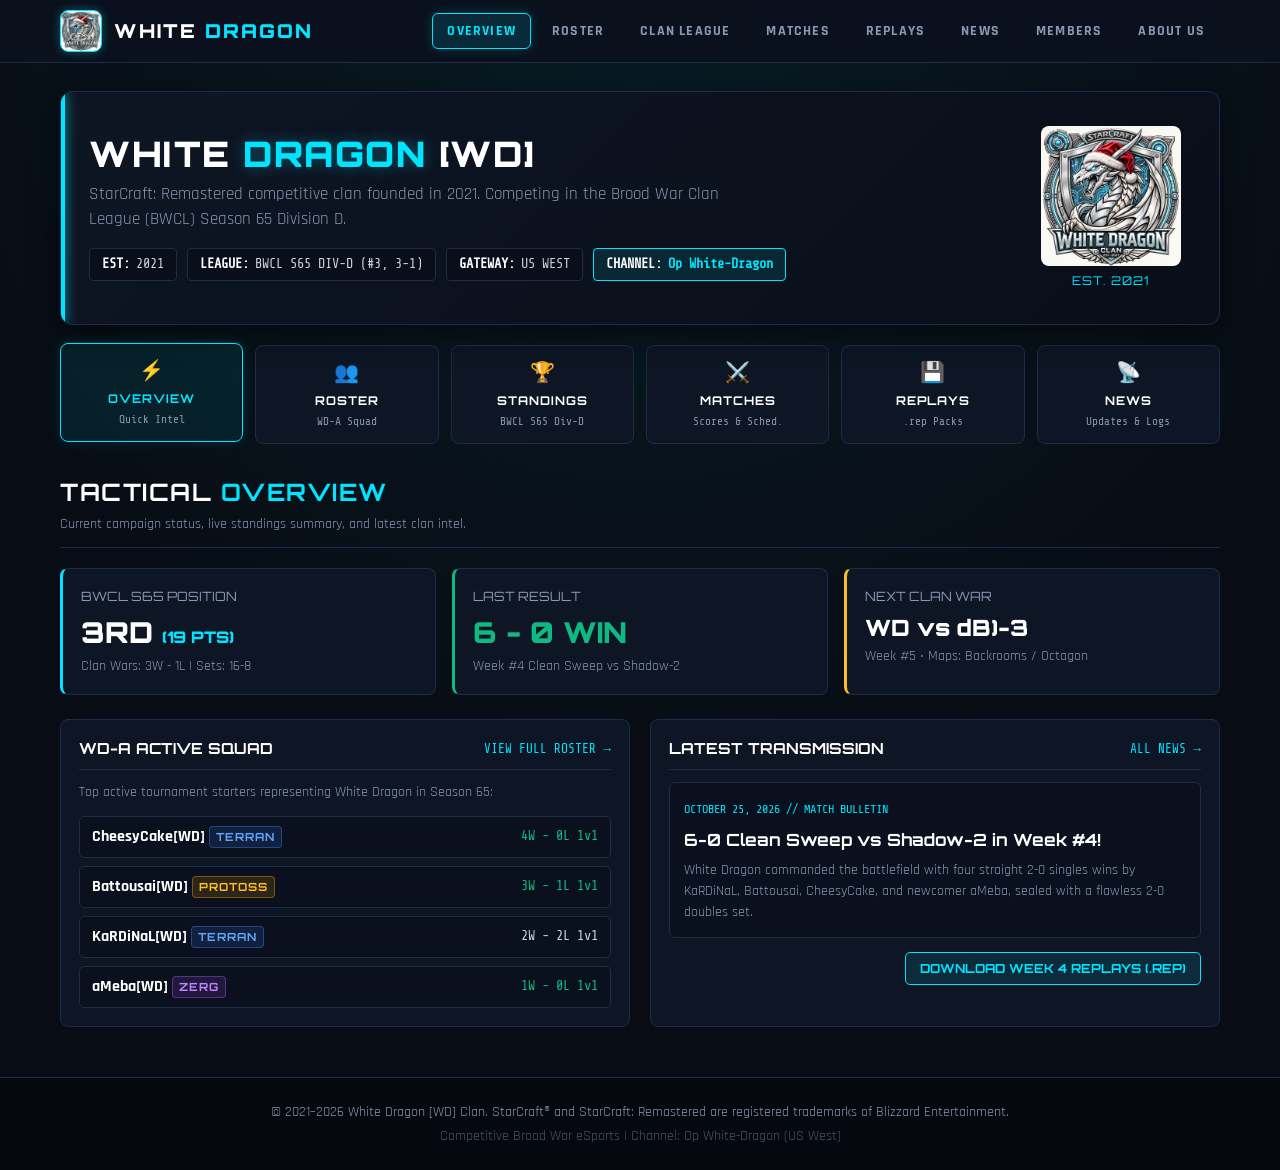
<file: index.html.html>
<!DOCTYPE html>
<html lang="en">
<head>
  <meta charset="UTF-8">
  <meta name="viewport" content="width=device-width, initial-scale=1.0">
  <title>White Dragon [WD] | StarCraft: Remastered Clan</title>
  <link rel="preconnect" href="https://fonts.googleapis.com">
  <link rel="preconnect" href="https://fonts.gstatic.com" crossorigin>
  <link href="https://fonts.googleapis.com/css2?family=Orbitron:wght@500;700;800;900&family=Rajdhani:wght@500;600;700&family=Share+Tech+Mono&display=swap" rel="stylesheet">
  <style>
    :root {
      --bg-dark: #080c14;
      --bg-surface: #0e1524;
      --bg-card: #121b2f;
      --bg-card-hover: #17233d;
      --border-color: #1e2c47;
      --border-glow: #00e5ff33;
      --cyan: #00e5ff;
      --cyan-bright: #38ef7d;
      --cyan-glow: rgba(0, 229, 255, 0.35);
      --text-main: #e2e8f0;
      --text-muted: #8899b3;
      --terran: #3b82f6;
      --protoss: #f59e0b;
      --zerg: #a855f7;
      --win: #10b981;
      --loss: #ef4444;
    }
    * { box-sizing: border-box; margin: 0; padding: 0; }
    html { scroll-behavior: smooth; }
    body {
      background-color: var(--bg-dark);
      color: var(--text-main);
      font-family: 'Rajdhani', sans-serif;
      font-size: 16px;
      line-height: 1.5;
      background-image: 
        radial-gradient(circle at 50% 0%, rgba(0, 229, 255, 0.07) 0%, transparent 60%),
        linear-gradient(rgba(8, 12, 20, 0.95), rgba(8, 12, 20, 0.98)),
        radial-gradient(#1e2c47 1px, transparent 1px);
      background-size: 100% 100%, 100% 100%, 28px 28px;
      min-height: 100vh;
    }

    /* TOP HEADER & NAVBAR */
    header {
      background: rgba(11, 17, 30, 0.92);
      border-bottom: 1px solid var(--border-color);
      position: sticky;
      top: 0;
      z-index: 100;
      backdrop-filter: blur(12px);
    }
    .nav-container {
      max-width: 1200px;
      margin: 0 auto;
      padding: 10px 20px;
      display: flex;
      justify-content: space-between;
      align-items: center;
    }
    .logo-brand {
      display: flex;
      align-items: center;
      gap: 12px;
      text-decoration: none;
      color: #fff;
    }
    .crest-nav-img {
      width: 42px;
      height: 42px;
      border-radius: 8px;
      border: 1px solid var(--cyan);
      box-shadow: 0 0 10px var(--cyan-glow);
      object-fit: cover;
      display: block;
    }
    .brand-title {
      font-family: 'Orbitron', sans-serif;
      font-size: 1.2rem;
      font-weight: 900;
      letter-spacing: 2px;
      color: #fff;
    }
    .brand-title span { color: var(--cyan); }
    .nav-links {
      display: flex;
      gap: 6px;
      list-style: none;
    }
    .nav-tab-btn {
      color: var(--text-muted);
      text-decoration: none;
      font-weight: 700;
      font-size: 0.88rem;
      letter-spacing: 1.2px;
      text-transform: uppercase;
      padding: 8px 14px;
      border-radius: 6px;
      border: 1px solid transparent;
      transition: all 0.2s;
      cursor: pointer;
      background: transparent;
      font-family: 'Rajdhani', sans-serif;
    }
    .nav-tab-btn:hover {
      color: #fff;
      background: rgba(0, 229, 255, 0.06);
      border-color: rgba(0, 229, 255, 0.2);
    }
    .nav-tab-btn.active {
      color: var(--cyan);
      background: rgba(0, 229, 255, 0.12);
      border-color: var(--cyan);
      box-shadow: 0 0 12px rgba(0, 229, 255, 0.2);
    }

    /* ÜBERSICHTLICH HERO BANNER */
    .hero-banner {
      max-width: 1200px;
      margin: 28px auto 20px;
      padding: 0 20px;
    }
    .hero-panel {
      background: linear-gradient(135deg, rgba(14, 21, 36, 0.95), rgba(9, 14, 24, 0.98));
      border: 1px solid var(--border-color);
      border-radius: 12px;
      padding: 24px 28px;
      display: grid;
      grid-template-columns: 1fr auto;
      gap: 30px;
      align-items: center;
      box-shadow: 0 8px 30px rgba(0,0,0,0.5);
      position: relative;
      overflow: hidden;
    }
    .hero-panel::after {
      content: '';
      position: absolute;
      top: 0; left: 0; width: 4px; height: 100%;
      background: var(--cyan);
      box-shadow: 0 0 12px var(--cyan);
    }
    .hero-title-group h1 {
      font-family: 'Orbitron', sans-serif;
      font-size: 2.2rem;
      font-weight: 900;
      letter-spacing: 1.5px;
      color: #fff;
      line-height: 1.1;
      margin-bottom: 8px;
    }
    .hero-title-group h1 span { color: var(--cyan); text-shadow: 0 0 15px var(--cyan-glow); }
    .hero-desc {
      color: var(--text-muted);
      font-size: 1.05rem;
      max-width: 680px;
      margin-bottom: 16px;
    }
    .hero-quick-intel {
      display: flex;
      flex-wrap: wrap;
      gap: 10px;
      font-family: 'Share Tech Mono', monospace;
      font-size: 0.85rem;
    }
    .intel-badge {
      background: #090e1a;
      border: 1px solid var(--border-color);
      border-radius: 4px;
      padding: 5px 12px;
      display: inline-flex;
      align-items: center;
      gap: 6px;
      color: #cbd5e1;
    }
    .intel-badge strong { color: #fff; }
    .intel-badge.channel-badge {
      border-color: var(--cyan);
      background: rgba(0, 229, 255, 0.1);
      color: var(--cyan);
      font-weight: bold;
    }
    .hero-emblem-preview {
      text-align: center;
      padding: 10px;
    }
    .hero-emblem-preview img, .hero-emblem-preview svg {
      width: 140px;
      height: 140px;
      border-radius: 8px;
      display: block;
      margin: 0 auto 6px;
      object-fit: cover;
    }

    /* QUICK NAVIGATION DASHBOARD (ÜBERSICHT) */
    .dashboard-nav-grid {
      max-width: 1200px;
      margin: 0 auto 30px;
      padding: 0 20px;
      display: grid;
      grid-template-columns: repeat(6, 1fr);
      gap: 12px;
    }
    .dash-btn {
      background: var(--bg-surface);
      border: 1px solid var(--border-color);
      border-radius: 8px;
      padding: 12px 10px;
      text-align: center;
      text-decoration: none;
      color: var(--text-muted);
      transition: all 0.2s;
      cursor: pointer;
      display: flex;
      flex-direction: column;
      align-items: center;
      gap: 4px;
    }
    .dash-btn .dash-icon {
      font-size: 1.25rem;
      color: var(--cyan);
    }
    .dash-btn .dash-label {
      font-family: 'Orbitron', sans-serif;
      font-size: 0.75rem;
      font-weight: 700;
      letter-spacing: 1px;
      color: #fff;
    }
    .dash-btn .dash-sub {
      font-size: 0.7rem;
      color: var(--text-muted);
      font-family: 'Share Tech Mono', monospace;
    }
    .dash-btn:hover, .dash-btn.active {
      border-color: var(--cyan);
      background: rgba(0, 229, 255, 0.08);
      box-shadow: 0 0 12px rgba(0, 229, 255, 0.15);
      transform: translateY(-2px);
    }
    .dash-btn.active .dash-label { color: var(--cyan); }

    /* CONTENT SECTIONS */
    .section-wrap {
      max-width: 1200px;
      margin: 20px auto 50px;
      padding: 0 20px;
      display: none; /* Controlled by tab switching for clean overview */
    }
    .section-wrap.active-tab {
      display: block;
      animation: fadeIn 0.25s ease-out;
    }
    @keyframes fadeIn {
      from { opacity: 0; transform: translateY(6px); }
      to { opacity: 1; transform: translateY(0); }
    }
    .section-head {
      margin-bottom: 20px;
      border-bottom: 1px solid var(--border-color);
      padding-bottom: 12px;
      display: flex;
      justify-content: space-between;
      align-items: flex-end;
    }
    .section-head h2 {
      font-family: 'Orbitron', sans-serif;
      font-size: 1.5rem;
      letter-spacing: 1.5px;
      text-transform: uppercase;
      color: #fff;
    }
    .section-head h2 span { color: var(--cyan); }
    .section-subtitle {
      font-size: 0.9rem;
      color: var(--text-muted);
      margin-top: 4px;
    }

    /* TEAM A (WD-A) SELECTOR */
    .team-badge-header {
      display: inline-flex;
      align-items: center;
      gap: 10px;
      background: rgba(0, 229, 255, 0.1);
      border: 1px solid var(--cyan);
      border-radius: 6px;
      padding: 8px 16px;
      margin-bottom: 16px;
      font-family: 'Orbitron', sans-serif;
      font-size: 0.95rem;
      color: #fff;
    }
    .team-badge-header span.pill {
      background: var(--cyan);
      color: #080c14;
      font-size: 0.75rem;
      font-weight: 900;
      padding: 2px 8px;
      border-radius: 4px;
    }

    /* DATA TABLE */
    .data-table {
      width: 100%;
      border-collapse: collapse;
      background: var(--bg-surface);
      border: 1px solid var(--border-color);
      border-radius: 8px;
      overflow: hidden;
      margin-bottom: 24px;
    }
    .data-table th, .data-table td {
      padding: 12px 16px;
      text-align: left;
      vertical-align: middle;
    }
    .data-table th {
      background: #101828;
      font-family: 'Orbitron', sans-serif;
      font-size: 0.78rem;
      letter-spacing: 1.5px;
      color: var(--text-muted);
      border-bottom: 1px solid var(--border-color);
    }
    .data-table tr {
      border-bottom: 1px solid rgba(30, 44, 71, 0.6);
      transition: background 0.15s;
    }
    .data-table tbody tr.clickable-row {
      cursor: pointer;
    }
    .data-table tbody tr.clickable-row:hover {
      background: rgba(0, 229, 255, 0.08);
      border-left: 3px solid var(--cyan);
    }
    .player-tag {
      font-weight: 700;
      color: #fff;
      font-size: 1.05rem;
      display: inline-flex;
      align-items: center;
      gap: 6px;
    }
    .player-tag:hover {
      color: var(--cyan);
      text-shadow: 0 0 10px var(--cyan-glow);
    }
    .click-hint {
      font-size: 0.7rem;
      color: var(--cyan);
      background: rgba(0, 229, 255, 0.1);
      border: 1px solid rgba(0, 229, 255, 0.3);
      padding: 2px 6px;
      border-radius: 3px;
      font-family: 'Share Tech Mono', monospace;
      margin-left: 6px;
    }
    .race-badge {
      display: inline-flex;
      align-items: center;
      gap: 6px;
      padding: 3px 10px;
      border-radius: 4px;
      font-size: 0.78rem;
      font-weight: 700;
      letter-spacing: 1px;
      text-transform: uppercase;
      font-family: 'Orbitron', sans-serif;
    }
    .race-terran { background: rgba(59, 130, 246, 0.15); color: #60a5fa; border: 1px solid rgba(59, 130, 246, 0.4); }
    .race-protoss { background: rgba(245, 158, 11, 0.15); color: #fbbf24; border: 1px solid rgba(245, 158, 11, 0.4); }
    .race-zerg { background: rgba(168, 85, 247, 0.15); color: #c084fc; border: 1px solid rgba(168, 85, 247, 0.4); }
    .role-badge {
      display: inline-flex;
      align-items: center;
      gap: 4px;
      padding: 3px 8px;
      border-radius: 4px;
      font-size: 0.72rem;
      font-weight: 800;
      letter-spacing: 1px;
      text-transform: uppercase;
      font-family: 'Orbitron', sans-serif;
    }
    .role-squadleader {
      background: rgba(0, 229, 255, 0.18);
      color: #00e5ff;
      border: 1px solid rgba(0, 229, 255, 0.6);
      box-shadow: 0 0 10px rgba(0, 229, 255, 0.3);
    }
    .role-captain {
      background: rgba(251, 191, 36, 0.18);
      color: #fbbf24;
      border: 1px solid rgba(251, 191, 36, 0.6);
      box-shadow: 0 0 10px rgba(251, 191, 36, 0.25);
    }
    .role-starter {
      background: rgba(148, 163, 184, 0.1);
      color: #cbd5e1;
      border: 1px solid rgba(148, 163, 184, 0.3);
    }


    /* MATCH CARDS */
    .grid-2 {
      display: grid;
      grid-template-columns: 1fr 1fr;
      gap: 20px;
    }
    .card {
      background: var(--bg-surface);
      border: 1px solid var(--border-color);
      border-radius: 8px;
      padding: 18px;
    }
    .match-header {
      display: flex;
      justify-content: space-between;
      align-items: center;
      border-bottom: 1px solid var(--border-color);
      padding-bottom: 10px;
      margin-bottom: 12px;
      font-family: 'Orbitron', sans-serif;
      font-size: 0.85rem;
    }
    .match-header span.week { color: var(--cyan); }
    .match-header span.score-win { color: var(--win); font-weight: 900; }
    .match-header span.score-loss { color: var(--loss); font-weight: 900; }
    .set-row {
      display: flex;
      justify-content: space-between;
      padding: 6px 0;
      border-bottom: 1px dotted rgba(30, 44, 71, 0.5);
      font-size: 0.9rem;
    }

    /* REPLAYS SECTION */
    .replay-card {
      background: var(--bg-surface);
      border: 1px solid var(--border-color);
      border-radius: 8px;
      padding: 16px;
      display: flex;
      justify-content: space-between;
      align-items: center;
      margin-bottom: 12px;
      transition: all 0.2s;
    }
    .replay-card:hover {
      border-color: var(--cyan);
      background: rgba(0, 229, 255, 0.04);
    }
    .replay-meta {
      display: flex;
      flex-direction: column;
      gap: 3px;
    }
    .replay-title {
      font-family: 'Orbitron', sans-serif;
      font-weight: 700;
      font-size: 0.95rem;
      color: #fff;
    }
    .replay-sub {
      font-size: 0.82rem;
      color: var(--text-muted);
      font-family: 'Share Tech Mono', monospace;
    }
    .btn-download-rep {
      background: rgba(0, 229, 255, 0.1);
      border: 1px solid var(--cyan);
      color: var(--cyan);
      padding: 6px 14px;
      border-radius: 5px;
      font-family: 'Orbitron', sans-serif;
      font-size: 0.78rem;
      font-weight: 700;
      text-decoration: none;
      cursor: pointer;
      display: inline-flex;
      align-items: center;
      gap: 6px;
      transition: all 0.2s;
    }
    .btn-download-rep:hover {
      background: var(--cyan);
      color: #080c14;
      box-shadow: 0 0 14px var(--cyan-glow);
    }

    /* NEWS SECTION */
    .news-grid {
      display: grid;
      grid-template-columns: repeat(auto-fill, minmax(340px, 1fr));
      gap: 18px;
    }
    .news-card {
      background: var(--bg-surface);
      border: 1px solid var(--border-color);
      border-radius: 8px;
      padding: 20px;
      position: relative;
      overflow: hidden;
      transition: border 0.2s;
    }
    .news-card:hover {
      border-color: var(--cyan);
    }
    .news-tag {
      font-family: 'Share Tech Mono', monospace;
      font-size: 0.75rem;
      color: var(--cyan);
      margin-bottom: 6px;
      display: inline-block;
    }
    .news-card h3 {
      font-family: 'Orbitron', sans-serif;
      font-size: 1.1rem;
      color: #fff;
      margin-bottom: 8px;
      line-height: 1.3;
    }
    .news-card p {
      color: var(--text-muted);
      font-size: 0.92rem;
      line-height: 1.5;
    }
    .news-date {
      margin-top: 14px;
      font-size: 0.75rem;
      color: #64748b;
      font-family: 'Share Tech Mono', monospace;
    }

    /* ABOUT US SECTION */
    .about-box {
      background: var(--bg-surface);
      border: 1px solid var(--border-color);
      border-radius: 12px;
      padding: 32px;
      position: relative;
      line-height: 1.7;
    }
    .about-quote {
      font-size: 1.25rem;
      font-weight: 600;
      color: #fff;
      margin-bottom: 18px;
      border-left: 3px solid var(--cyan);
      padding-left: 16px;
    }
    .about-p {
      color: var(--text-muted);
      font-size: 1.05rem;
      margin-bottom: 16px;
    }
    .about-pillars {
      display: grid;
      grid-template-columns: repeat(3, 1fr);
      gap: 16px;
      margin-top: 24px;
      border-top: 1px solid var(--border-color);
      padding-top: 20px;
    }
    .pillar-item {
      background: #090e1a;
      border: 1px solid var(--border-color);
      border-radius: 6px;
      padding: 14px;
    }
    .pillar-item h4 {
      font-family: 'Orbitron', sans-serif;
      color: var(--cyan);
      font-size: 0.95rem;
      margin-bottom: 4px;
    }
    .pillar-item p {
      color: var(--text-muted);
      font-size: 0.85rem;
    }

    /* MEMBERS HIERARCHY */
    .tier-group {
      background: var(--bg-surface);
      border: 1px solid var(--border-color);
      border-radius: 8px;
      margin-bottom: 16px;
      overflow: hidden;
    }
    .tier-header {
      background: #111a2c;
      padding: 10px 18px;
      display: flex;
      justify-content: space-between;
      align-items: center;
      font-family: 'Orbitron', sans-serif;
      font-size: 0.92rem;
      border-bottom: 1px solid var(--border-color);
    }
    .tier-header .title { color: var(--cyan); letter-spacing: 1px; }
    .tier-header .insignia { font-family: 'Share Tech Mono', monospace; color: #fbbf24; font-size: 0.95rem; }
    .tier-content {
      padding: 12px 16px;
      display: flex;
      flex-wrap: wrap;
      gap: 10px;
    }
    .member-pill {
      background: var(--bg-card);
      border: 1px solid var(--border-color);
      padding: 7px 14px;
      border-radius: 6px;
      display: flex;
      align-items: center;
      gap: 8px;
      font-weight: 600;
      cursor: pointer;
      transition: all 0.2s;
    }
    .member-pill:hover {
      border-color: var(--cyan);
      box-shadow: 0 0 12px var(--cyan-glow);
      transform: translateY(-2px);
      background: #16243d;
    }
    .member-pill .tag { color: #fff; font-size: 0.95rem; }
    .member-pill .pill-race { font-size: 0.72rem; text-transform: uppercase; font-family: 'Orbitron', sans-serif; font-weight: 700; }

    /* DOSSIER MODAL */
    .modal-backdrop {
      position: fixed;
      top: 0; left: 0; width: 100%; height: 100%;
      background: rgba(4, 7, 13, 0.85);
      backdrop-filter: blur(8px);
      z-index: 999;
      display: none;
      align-items: center;
      justify-content: center;
      padding: 20px;
      opacity: 0;
      transition: opacity 0.25s ease;
    }
    .modal-backdrop.active {
      display: flex;
      opacity: 1;
    }
    .dossier-card {
      background: #0d1524;
      border: 1px solid var(--cyan);
      box-shadow: 0 0 35px rgba(0, 229, 255, 0.25), inset 0 0 20px rgba(0, 229, 255, 0.05);
      border-radius: 12px;
      width: 100%;
      max-width: 580px;
      overflow: hidden;
      animation: modalSlide 0.25s ease-out;
    }
    @keyframes modalSlide {
      from { transform: translateY(20px) scale(0.97); opacity: 0; }
      to { transform: translateY(0) scale(1); opacity: 1; }
    }
    .dossier-header {
      background: linear-gradient(90deg, #121e33, #0f192b);
      border-bottom: 1px solid var(--border-color);
      padding: 14px 18px;
      display: flex;
      justify-content: space-between;
      align-items: center;
    }
    .dossier-header-title {
      font-family: 'Orbitron', sans-serif;
      font-size: 1.05rem;
      color: #fff;
      display: flex;
      align-items: center;
      gap: 10px;
      letter-spacing: 1.5px;
    }
    .dossier-header-title span { color: var(--cyan); }
    .btn-close-modal {
      background: transparent;
      border: 1px solid var(--border-color);
      color: var(--text-muted);
      width: 30px;
      height: 30px;
      border-radius: 6px;
      cursor: pointer;
      display: flex;
      align-items: center;
      justify-content: center;
      font-size: 1.2rem;
      transition: all 0.2s;
    }
    .btn-close-modal:hover {
      border-color: var(--loss);
      color: var(--loss);
    }
    .dossier-body {
      padding: 22px;
    }
    .player-profile-summary {
      display: flex;
      justify-content: space-between;
      align-items: flex-start;
      margin-bottom: 18px;
      padding-bottom: 16px;
      border-bottom: 1px solid var(--border-color);
    }
    .player-name-big {
      font-family: 'Orbitron', sans-serif;
      font-size: 1.7rem;
      font-weight: 900;
      color: #fff;
      margin-bottom: 2px;
    }
    .player-rank-badge {
      display: inline-flex;
      align-items: center;
      gap: 6px;
      color: #fbbf24;
      font-size: 0.9rem;
      font-weight: 700;
      font-family: 'Share Tech Mono', monospace;
    }
    .info-grid {
      display: grid;
      grid-template-columns: 1fr 1fr;
      gap: 12px;
      margin-bottom: 20px;
    }
    .info-box {
      background: #111a2d;
      border: 1px solid var(--border-color);
      border-radius: 6px;
      padding: 10px 14px;
    }
    .info-box-label {
      font-size: 0.72rem;
      color: var(--text-muted);
      text-transform: uppercase;
      font-family: 'Orbitron', sans-serif;
      letter-spacing: 1px;
      margin-bottom: 4px;
    }
    .info-box-value {
      color: #fff;
      font-weight: 700;
      font-size: 0.95rem;
      display: flex;
      align-items: center;
      gap: 8px;
    }
    .status-indicator {
      display: inline-block;
      width: 9px;
      height: 9px;
      border-radius: 50%;
      background: var(--win);
      box-shadow: 0 0 8px var(--win);
    }
    .status-indicator.inactive {
      background: #64748b;
      box-shadow: none;
    }
    .league-stats-panel {
      background: #10192a;
      border: 1px solid rgba(0, 229, 255, 0.25);
      border-radius: 8px;
      padding: 14px;
    }
    .league-stats-title {
      font-family: 'Orbitron', sans-serif;
      font-size: 0.85rem;
      color: var(--cyan);
      margin-bottom: 10px;
      display: flex;
      justify-content: space-between;
      align-items: center;
      letter-spacing: 1px;
    }
    .stat-counters {
      display: grid;
      grid-template-columns: repeat(3, 1fr);
      gap: 10px;
      margin-bottom: 12px;
      text-align: center;
    }
    .stat-counter-box {
      background: #090e1a;
      border: 1px solid var(--border-color);
      border-radius: 6px;
      padding: 8px 4px;
    }
    .stat-counter-box .num {
      font-family: 'Orbitron', sans-serif;
      font-size: 1.3rem;
      font-weight: 900;
      color: #fff;
    }
    .stat-counter-box .num.win { color: var(--win); }
    .stat-counter-box .lbl {
      font-size: 0.68rem;
      color: var(--text-muted);
      text-transform: uppercase;
      margin-top: 2px;
      font-family: 'Share Tech Mono', monospace;
    }
    .match-history-log {
      margin-top: 8px;
      border-top: 1px dotted var(--border-color);
      padding-top: 8px;
      font-size: 0.82rem;
      color: var(--text-muted);
    }
    .match-log-entry {
      display: flex;
      justify-content: space-between;
      padding: 3px 0;
    }
    .match-log-entry .res-win { color: var(--win); font-weight: bold; }
    .match-log-entry .res-loss { color: var(--loss); font-weight: bold; }

    footer {
      border-top: 1px solid var(--border-color);
      background: #05080e;
      padding: 24px 20px;
      text-align: center;
      color: var(--text-muted);
      font-size: 0.85rem;
      margin-top: 50px;
    }

    @media (max-width: 900px) {
      .hero-panel { grid-template-columns: 1fr; }
      .dashboard-nav-grid { grid-template-columns: repeat(3, 1fr); }
      .grid-2 { grid-template-columns: 1fr; }
      .about-pillars { grid-template-columns: 1fr; }
      .nav-links { display: none; }
    }
    @media (max-width: 600px) {
      .dashboard-nav-grid { grid-template-columns: repeat(2, 1fr); }
      .hero-title-group h1 { font-size: 1.8rem; }
    }
  </style>
</head>
<body>

  <!-- TOP HEADER -->
  <header>
    <div class="nav-container">
      <a href="javascript:switchTab('overview')" class="logo-brand">
        <img src="logo.jpg" alt="White Dragon Crest" class="crest-nav-img" onerror="this.onerror=null; this.src='data:image/svg+xml;utf8,<svg xmlns=\'http://www.w3.org/2000/svg\' viewBox=\'0 0 100 100\'><circle cx=\'50\' cy=\'50\' r=\'46\' fill=\'%230d1829\' stroke=\'%2300e5ff\' stroke-width=\'3\'/><polygon points=\'50,20 75,40 65,75 50,85 35,75 25,40\' fill=\'%2314243b\' stroke=\'%2300e5ff\' stroke-width=\'2\'/><text x=\'50\' y=\'55\' font-family=\'sans-serif\' font-size=\'18\' fill=\'%2300e5ff\' font-weight=\'bold\' text-anchor=\'middle\'>WD</text></svg>'">
        <div class="brand-title">WHITE <span>DRAGON</span></div>
      </a>
      <ul class="nav-links">
        <li><button class="nav-tab-btn active" id="btn-tab-overview" onclick="switchTab('overview')">Overview</button></li>
        <li><button class="nav-tab-btn" id="btn-tab-roster" onclick="switchTab('roster')">Roster</button></li>
        <li><button class="nav-tab-btn" id="btn-tab-bwcl" onclick="switchTab('bwcl')">Clan League</button></li>
        <li><button class="nav-tab-btn" id="btn-tab-matches" onclick="switchTab('matches')">Matches</button></li>
        <li><button class="nav-tab-btn" id="btn-tab-replays" onclick="switchTab('replays')">Replays</button></li>
        <li><button class="nav-tab-btn" id="btn-tab-news" onclick="switchTab('news')">News</button></li>
        <li><button class="nav-tab-btn" id="btn-tab-members" onclick="switchTab('members')">Members</button></li>
        <li><button class="nav-tab-btn" id="btn-tab-about" onclick="switchTab('about')">About Us</button></li>
      </ul>
    </div>
  </header>

  <!-- ÜBERSICHTLICH HERO BANNER -->
  <section class="hero-banner">
    <div class="hero-panel">
      <div class="hero-title-group">
        <h1>WHITE <span>DRAGON</span> [WD]</h1>
        <p class="hero-desc">StarCraft: Remastered competitive clan founded in 2021. Competing in the Brood War Clan League (BWCL) Season 65 Division D.</p>
        <div class="hero-quick-intel">
          <div class="intel-badge"><strong>EST:</strong> 2021</div>
          <div class="intel-badge"><strong>LEAGUE:</strong> BWCL S65 DIV-D (#3, 3-1)</div>
          <div class="intel-badge"><strong>GATEWAY:</strong> US WEST</div>
          <div class="intel-badge channel-badge"><strong>CHANNEL:</strong> Op White-Dragon</div>
        </div>
      </div>
      <div class="hero-emblem-preview">
        <img src="logo.jpg" alt="White Dragon Emblem" onerror="this.style.display='none'; document.getElementById('hero-fallback-svg').style.display='block';">
        <svg id="hero-fallback-svg" viewBox="0 0 200 200" style="display:none; width:130px; height:130px; margin:0 auto;">
          <circle cx="100" cy="100" r="95" fill="#09111e" stroke="#1e2c47" stroke-width="4"/>
          <circle cx="100" cy="100" r="82" fill="none" stroke="#00e5ff" stroke-width="1.5" stroke-dasharray="6,4"/>
          <polygon points="100,28 155,58 140,140 100,165 60,140 45,58" fill="#101d30" stroke="#00e5ff" stroke-width="2.5"/>
          <path d="M 100,45 C 80,60 70,85 80,115 C 88,110 94,110 100,115 C 106,110 112,110 120,115 C 130,85 120,60 100,45 Z" fill="#e2e8f0"/>
          <polygon points="86,78 95,82 88,85" fill="#00e5ff"/>
          <polygon points="114,78 105,82 112,85" fill="#00e5ff"/>
          <rect x="30" y="152" width="140" height="20" rx="4" fill="#0a1220" stroke="#00e5ff" stroke-width="2"/>
          <text x="100" y="166" font-family="'Orbitron', sans-serif" font-size="10" fill="#00e5ff" font-weight="900" text-anchor="middle">WHITE DRAGON</text>
        </svg>
        <div style="font-family:'Orbitron', sans-serif; font-size:0.75rem; letter-spacing:1px; color:var(--cyan); margin-top:4px;">EST. 2021</div>
      </div>
    </div>
  </section>

  <!-- ÜBERSICHTLICHE SCHNELL-NAVIGATION (DASHBOARD ICONS) -->
  <div class="dashboard-nav-grid">
    <div class="dash-btn active" id="dash-overview" onclick="switchTab('overview')">
      <span class="dash-icon">⚡</span>
      <span class="dash-label">OVERVIEW</span>
      <span class="dash-sub">Quick Intel</span>
    </div>
    <div class="dash-btn" id="dash-roster" onclick="switchTab('roster')">
      <span class="dash-icon">👥</span>
      <span class="dash-label">ROSTER</span>
      <span class="dash-sub">WD-A Squad</span>
    </div>
    <div class="dash-btn" id="dash-bwcl" onclick="switchTab('bwcl')">
      <span class="dash-icon">🏆</span>
      <span class="dash-label">STANDINGS</span>
      <span class="dash-sub">BWCL S65 Div-D</span>
    </div>
    <div class="dash-btn" id="dash-matches" onclick="switchTab('matches')">
      <span class="dash-icon">⚔️</span>
      <span class="dash-label">MATCHES</span>
      <span class="dash-sub">Scores & Sched.</span>
    </div>
    <div class="dash-btn" id="dash-replays" onclick="switchTab('replays')">
      <span class="dash-icon">💾</span>
      <span class="dash-label">REPLAYS</span>
      <span class="dash-sub">.rep Packs</span>
    </div>
    <div class="dash-btn" id="dash-news" onclick="switchTab('news')">
      <span class="dash-icon">📡</span>
      <span class="dash-label">NEWS</span>
      <span class="dash-sub">Updates & Logs</span>
    </div>
  </div>

  <!-- ==================== 1. OVERVIEW TAB ==================== -->
  <section id="tab-overview" class="section-wrap active-tab">
    <div class="section-head">
      <div>
        <h2>TACTICAL <span>OVERVIEW</span></h2>
        <div class="section-subtitle">Current campaign status, live standings summary, and latest clan intel.</div>
      </div>
    </div>

    <!-- 3 Quick Metrics -->
    <div style="display:grid; grid-template-columns: repeat(auto-fit, minmax(240px, 1fr)); gap:16px; margin-bottom: 24px;">
      <div class="card" style="border-left: 3px solid var(--cyan);">
        <div style="font-family:'Orbitron', sans-serif; font-size:0.8rem; color:var(--text-muted); margin-bottom:4px;">BWCL S65 POSITION</div>
        <div style="font-family:'Orbitron', sans-serif; font-size:1.8rem; font-weight:900; color:#fff;">3RD <span style="font-size:1rem; color:var(--cyan);">(19 PTS)</span></div>
        <div style="color:var(--text-muted); font-size:0.85rem; margin-top:2px;">Clan Wars: 3W - 1L | Sets: 16-8</div>
      </div>
      <div class="card" style="border-left: 3px solid var(--win);">
        <div style="font-family:'Orbitron', sans-serif; font-size:0.8rem; color:var(--text-muted); margin-bottom:4px;">LAST RESULT</div>
        <div style="font-family:'Orbitron', sans-serif; font-size:1.8rem; font-weight:900; color:var(--win);">6 - 0 WIN</div>
        <div style="color:var(--text-muted); font-size:0.85rem; margin-top:2px;">Week #4 Clean Sweep vs Shadow-2</div>
      </div>
      <div class="card" style="border-left: 3px solid #fbbf24;">
        <div style="font-family:'Orbitron', sans-serif; font-size:0.8rem; color:var(--text-muted); margin-bottom:4px;">NEXT CLAN WAR</div>
        <div style="font-family:'Orbitron', sans-serif; font-size:1.4rem; font-weight:900; color:#fff; margin-top:4px;">WD vs dB)-3</div>
        <div style="color:var(--text-muted); font-size:0.85rem; margin-top:2px;">Week #5 • Maps: Backrooms / Octagon</div>
      </div>
    </div>

    <!-- Two-column highlight: Roster summary + News teaser -->
    <div class="grid-2">
      <div class="card">
        <div style="display:flex; justify-content:space-between; align-items:center; margin-bottom:12px; border-bottom:1px solid var(--border-color); padding-bottom:8px;">
          <span style="font-family:'Orbitron', sans-serif; font-weight:700; color:#fff; font-size:0.95rem;">WD-A ACTIVE SQUAD</span>
          <a href="javascript:switchTab('roster')" style="color:var(--cyan); font-size:0.8rem; text-decoration:none; font-family:'Share Tech Mono', monospace;">VIEW FULL ROSTER &rarr;</a>
        </div>
        <p style="color:var(--text-muted); font-size:0.9rem; margin-bottom:12px;">Top active tournament starters representing White Dragon in Season 65:</p>
        <div style="display:flex; flex-direction:column; gap:8px;">
          <div style="display:flex; justify-content:space-between; align-items:center; background:#0a101d; padding:8px 12px; border-radius:5px; border:1px solid var(--border-color); cursor:pointer;" onclick="openDossier('CheesyCake')">
            <span><strong style="color:#fff;">CheesyCake[WD]</strong> <span class="race-badge race-terran" style="font-size:0.7rem; padding:2px 6px;">Terran</span></span>
            <span style="color:var(--win); font-family:'Share Tech Mono', monospace; font-size:0.85rem;">4W - 0L 1v1</span>
          </div>
          <div style="display:flex; justify-content:space-between; align-items:center; background:#0a101d; padding:8px 12px; border-radius:5px; border:1px solid var(--border-color); cursor:pointer;" onclick="openDossier('Battousai')">
            <span><strong style="color:#fff;">Battousai[WD]</strong> <span class="race-badge race-protoss" style="font-size:0.7rem; padding:2px 6px;">Protoss</span></span>
            <span style="color:var(--win); font-family:'Share Tech Mono', monospace; font-size:0.85rem;">3W - 1L 1v1</span>
          </div>
          <div style="display:flex; justify-content:space-between; align-items:center; background:#0a101d; padding:8px 12px; border-radius:5px; border:1px solid var(--border-color); cursor:pointer;" onclick="openDossier('KaRDiNaL')">
            <span><strong style="color:#fff;">KaRDiNaL[WD]</strong> <span class="race-badge race-terran" style="font-size:0.7rem; padding:2px 6px;">Terran</span></span>
            <span style="color:#cbd5e1; font-family:'Share Tech Mono', monospace; font-size:0.85rem;">2W - 2L 1v1</span>
          </div>
          <div style="display:flex; justify-content:space-between; align-items:center; background:#0a101d; padding:8px 12px; border-radius:5px; border:1px solid var(--border-color); cursor:pointer;" onclick="openDossier('aMeba')">
            <span><strong style="color:#fff;">aMeba[WD]</strong> <span class="race-badge race-zerg" style="font-size:0.7rem; padding:2px 6px;">Zerg</span></span>
            <span style="color:var(--win); font-family:'Share Tech Mono', monospace; font-size:0.85rem;">1W - 0L 1v1</span>
          </div>
        </div>
      </div>

      <div class="card">
        <div style="display:flex; justify-content:space-between; align-items:center; margin-bottom:12px; border-bottom:1px solid var(--border-color); padding-bottom:8px;">
          <span style="font-family:'Orbitron', sans-serif; font-weight:700; color:#fff; font-size:0.95rem;">LATEST TRANSMISSION</span>
          <a href="javascript:switchTab('news')" style="color:var(--cyan); font-size:0.8rem; text-decoration:none; font-family:'Share Tech Mono', monospace;">ALL NEWS &rarr;</a>
        </div>
        <div style="background:#0a101d; padding:14px; border-radius:6px; border:1px solid var(--border-color);">
          <span style="color:var(--cyan); font-size:0.75rem; font-family:'Share Tech Mono', monospace;">OCTOBER 25, 2026 // MATCH BULLETIN</span>
          <h4 style="font-family:'Orbitron', sans-serif; color:#fff; font-size:1.05rem; margin:6px 0 8px;">6-0 Clean Sweep vs Shadow-2 in Week #4!</h4>
          <p style="color:var(--text-muted); font-size:0.88rem; line-height:1.5;">White Dragon commanded the battlefield with four straight 2-0 singles wins by KaRDiNaL, Battousai, CheesyCake, and newcomer aMeba, sealed with a flawless 2-0 doubles set.</p>
        </div>
        <div style="margin-top:14px; text-align:right;">
          <a href="javascript:switchTab('replays')" class="btn-download-rep" style="display:inline-block;">DOWNLOAD WEEK 4 REPLAYS (.REP)</a>
        </div>
      </div>
    </div>
  </section>

  <!-- ==================== 2. ROSTER TAB (WD-A) ==================== -->
  <section id="tab-roster" class="section-wrap">
    <div class="section-head">
      <div>
        <h2>CLAN <span>ROSTER</span> // TEAMS</h2>
        <div class="section-subtitle">Official tournament squads representing White Dragon Clan. Click any player for full dossier.</div>
      </div>
    </div>

    <!-- Squad Header: WD-A -->
    <div class="team-badge-header">
      <span>TEAM: <strong style="color:var(--cyan);">WD-A</strong></span>
      <span class="pill">BWCL S65 DIVISION D</span>
      <span style="color:var(--text-muted); font-size:0.8rem; font-family:'Share Tech Mono', monospace;">[Main Competitive Squad]</span>
    </div>

    <table class="data-table">
      <thead>
        <tr>
          <th>NICKNAME</th>
          <th>ROLE</th>
          <th>SQUAD</th>
          <th>AFFILIATION</th>
          <th>COUNTRY</th>
          <th>PREFERRED RACE</th>
        </tr>
      </thead>
      <tbody id="roster-tbody">
        <!-- Rendered dynamically -->
      </tbody>
    </table>
  </section>

  <!-- ==================== 3. BWCL STANDINGS TAB ==================== -->
  <section id="tab-bwcl" class="section-wrap">
    <div class="section-head">
      <div>
        <h2>BWCL SEASON 65 // <span>DIVISION D</span> STANDINGS</h2>
        <div class="section-subtitle">Official Brood War Clan League table after Week #4. (1 Pt / BO3 Win + 1 Pt / CW Win)</div>
      </div>
    </div>

    <table class="data-table">
      <thead>
        <tr>
          <th>POS</th>
          <th>CLAN</th>
          <th>CW PLAYED</th>
          <th>CW SCORE (W-L)</th>
          <th>SET RECORD (W-L)</th>
          <th>POINTS</th>
        </tr>
      </thead>
      <tbody>
        <tr>
          <td>1</td>
          <td><strong>dB)-3</strong></td>
          <td>4</td>
          <td>4 - 0</td>
          <td>19 - 5</td>
          <td><strong style="color:var(--cyan);">23</strong></td>
        </tr>
        <tr>
          <td>2</td>
          <td><strong>SAS</strong></td>
          <td>4</td>
          <td>3 - 1</td>
          <td>17 - 7</td>
          <td><strong style="color:var(--cyan);">20</strong></td>
        </tr>
        <tr style="background:rgba(0, 229, 255, 0.08); border-left: 3px solid var(--cyan);">
          <td><strong>3</strong></td>
          <td><strong style="color:#fff;">White Dragon [WD]</strong></td>
          <td>4</td>
          <td>3 - 1</td>
          <td>16 - 8</td>
          <td><strong style="color:var(--cyan);">19</strong></td>
        </tr>
        <tr>
          <td>4</td>
          <td><strong>Cwt)-3</strong></td>
          <td>4</td>
          <td>1 - 3</td>
          <td>8 - 16</td>
          <td>9</td>
        </tr>
        <tr>
          <td>5</td>
          <td><strong>RED-3</strong></td>
          <td>4</td>
          <td>1 - 3</td>
          <td>8 - 16</td>
          <td>9</td>
        </tr>
        <tr>
          <td>6</td>
          <td><strong>Shadow-2</strong></td>
          <td>4</td>
          <td>0 - 4</td>
          <td>4 - 20</td>
          <td>4</td>
        </tr>
      </tbody>
    </table>
  </section>

  <!-- ==================== 4. MATCHES TAB ==================== -->
  <section id="tab-matches" class="section-wrap">
    <div class="section-head">
      <div>
        <h2>BWCL 65 // <span>MATCH RESULTS & SCHEDULE</span></h2>
        <div class="section-subtitle">Official scorecards for Weeks 1-4 and upcoming schedule for Weeks 5-8.</div>
      </div>
    </div>

    <div class="grid-2">
      <!-- Week 1 -->
      <div class="card">
        <div class="match-header">
          <span class="week">WEEK #1 // 4TH OCT. 2026</span>
          <span class="score-win">WIN (4 : 2)</span>
        </div>
        <div style="font-weight:700; margin-bottom:8px;">RED-3 vs White Dragon</div>
        <div class="set-row"><span>#1 1v1 KaRDiNaL[WD] 2 - 0 Red.Hot</span><span style="color:var(--win)">W</span></div>
        <div class="set-row"><span>#2 1v1 CheesyCake[WD] 2 - 0 Red-Navane</span><span style="color:var(--win)">W</span></div>
        <div class="set-row"><span>#3 1v1 Battousai[WD] 2 - 0 Red-SkRiK</span><span style="color:var(--win)">W</span></div>
        <div class="set-row"><span>#4 1v1 SonOfMalice[WD] 0 - 2 Red-Quim</span><span style="color:var(--loss)">L</span></div>
        <div class="set-row"><span>#1 2v2 Battousai & CheesyCake 1 - 2 Red-Navane & SkRiK</span><span style="color:var(--loss)">L</span></div>
      </div>

      <!-- Week 2 -->
      <div class="card">
        <div class="match-header">
          <span class="week">WEEK #2 // 11TH OCT. 2026</span>
          <span class="score-win">WIN (5 : 1)</span>
        </div>
        <div style="font-weight:700; margin-bottom:8px;">White Dragon vs Cwt)-3</div>
        <div class="set-row"><span>#1 1v1 KaRDiNaL[WD] 1 - 2 Cwt|Surgen</span><span style="color:var(--loss)">L</span></div>
        <div class="set-row"><span>#2 1v1 CheesyCake[WD] 2 - 1 Cwt|MaF</span><span style="color:var(--win)">W</span></div>
        <div class="set-row"><span>#3 1v1 Battousai[WD] 2 - 0 Cwt|Budaak</span><span style="color:var(--win)">W</span></div>
        <div class="set-row"><span>#4 1v1 Miwaco[WD] 2 - 0 Cwt|SiD</span><span style="color:var(--win)">W</span></div>
        <div class="set-row"><span>#1 2v2 Miwaco & CheesyCake 2 - 0 Cwt|MaF & Surgen</span><span style="color:var(--win)">W</span></div>
      </div>

      <!-- Week 3 -->
      <div class="card">
        <div class="match-header">
          <span class="week">WEEK #3 // 18TH OCT. 2026</span>
          <span class="score-loss">LOSS (1 : 5)</span>
        </div>
        <div style="font-weight:700; margin-bottom:8px;">SAS vs White Dragon</div>
        <div class="set-row"><span>#1 1v1 KaRDiNaL[WD] 1 - 2 non</span><span style="color:var(--loss)">L</span></div>
        <div class="set-row"><span>#2 1v1 Battousai[WD] 1 - 2 advil</span><span style="color:var(--loss)">L</span></div>
        <div class="set-row"><span>#3 1v1 CheesyCake[WD] 2 - 0 Ace</span><span style="color:var(--win)">W</span></div>
        <div class="set-row"><span>#4 1v1 Miwaco[WD] 1 - 2 vorti</span><span style="color:var(--loss)">L</span></div>
        <div class="set-row"><span>#1 2v2 CheesyCake & Miwaco 0 - 2 pez & non</span><span style="color:var(--loss)">L</span></div>
      </div>

      <!-- Week 4 -->
      <div class="card">
        <div class="match-header">
          <span class="week">WEEK #4 // 25TH OCT. 2026</span>
          <span class="score-win">CLEAN SWEEP (6 : 0)</span>
        </div>
        <div style="font-weight:700; margin-bottom:8px;">White Dragon vs Shadow-2</div>
        <div class="set-row"><span>#1 1v1 KaRDiNaL[WD] 2 - 0 Shadow|FankinGG</span><span style="color:var(--win)">W</span></div>
        <div class="set-row"><span>#2 1v1 Battousai[WD] 2 - 0 Shadow|Jacinta</span><span style="color:var(--win)">W</span></div>
        <div class="set-row"><span>#3 1v1 CheesyCake[WD] 2 - 0 Shadow|JD</span><span style="color:var(--win)">W</span></div>
        <div class="set-row"><span>#4 1v1 aMeba[WD] 2 - 0 Shadow|LaBestia</span><span style="color:var(--win)">W</span></div>
        <div class="set-row"><span>#1 2v2 aMeba & CheesyCake 2 - 0 Shadow|Guty & JD</span><span style="color:var(--win)">W</span></div>
      </div>
    </div>

    <!-- Upcoming Weeks -->
    <div style="margin-top:20px;" class="grid-2">
      <div class="card">
        <div class="match-header"><span class="week">WEEK #5 // 1ST NOV. 2026</span><span style="color:var(--cyan)">UPCOMING</span></div>
        <div style="font-weight:700;">White Dragon vs dB)-3</div>
        <div style="color:var(--text-muted); font-size:0.85rem; margin-top:4px;">1n1 MOTW: Backrooms | 2n2 MOTW: Octagon</div>
      </div>
      <div class="card">
        <div class="match-header"><span class="week">WEEK #6 // 8TH NOV. 2026</span><span style="color:var(--cyan)">UPCOMING</span></div>
        <div style="font-weight:700;">White Dragon vs RED-3</div>
        <div style="color:var(--text-muted); font-size:0.85rem; margin-top:4px;">1n1 MOTW: Nightmare | 2n2 MOTW: Exit Strategy</div>
      </div>
      <div class="card">
        <div class="match-header"><span class="week">WEEK #7 // 15TH NOV. 2026</span><span style="color:var(--cyan)">UPCOMING</span></div>
        <div style="font-weight:700;">Cwt)-3 vs White Dragon</div>
        <div style="color:var(--text-muted); font-size:0.85rem; margin-top:4px;">1n1 MOTW: Attitude SE | 2n2 MOTW: Lost Temple A/B</div>
      </div>
      <div class="card">
        <div class="match-header"><span class="week">WEEK #8 // 22ND NOV. 2026</span><span style="color:var(--cyan)">UPCOMING</span></div>
        <div style="font-weight:700;">SAS vs White Dragon</div>
        <div style="color:var(--text-muted); font-size:0.85rem; margin-top:4px;">1n1 MOTW: Odyssey RE | 2n2 MOTW: KnockOut</div>
      </div>
    </div>
  </section>

  <!-- ==================== 5. REPLAYS TAB ==================== -->
  <section id="tab-replays" class="section-wrap">
    <div class="section-head">
      <div>
        <h2>CLAN WAR <span>REPLAYS</span> // BWCL S65</h2>
        <div class="section-subtitle">Download official Brood War replay packages (.rep) for analysis and cast.</div>
      </div>
    </div>

    <div class="replay-card">
      <div class="replay-meta">
        <span class="replay-title">BWCL S65 Week #4: White Dragon vs Shadow-2 [6 - 0]</span>
        <span class="replay-sub">Sets: KaRDiNaL, Battousai, CheesyCake, aMeba | Map: Colorless Fate & Backrooms</span>
      </div>
      <a href="javascript:alert('Downloading BWCL_S65_W4_WD_vs_Shadow2_Replays.zip...')" class="btn-download-rep">DOWNLOAD PACK (.REP)</a>
    </div>

    <div class="replay-card">
      <div class="replay-meta">
        <span class="replay-title">BWCL S65 Week #2: White Dragon vs Cwt)-3 [5 - 1]</span>
        <span class="replay-sub">Sets: KaRDiNaL, CheesyCake, Battousai, Miwaco | Map: Aiolos & Attitude SE</span>
      </div>
      <a href="javascript:alert('Downloading BWCL_S65_W2_WD_vs_Cwt3_Replays.zip...')" class="btn-download-rep">DOWNLOAD PACK (.REP)</a>
    </div>

    <div class="replay-card">
      <div class="replay-meta">
        <span class="replay-title">BWCL S65 Week #1: RED-3 vs White Dragon [2 - 4]</span>
        <span class="replay-sub">Sets: KaRDiNaL, CheesyCake, Battousai, SonOfMalice | Map: KnockOut & Radeon</span>
      </div>
      <a href="javascript:alert('Downloading BWCL_S65_W1_RED3_vs_WD_Replays.zip...')" class="btn-download-rep">DOWNLOAD PACK (.REP)</a>
    </div>
  </section>

  <!-- ==================== 6. NEWS TAB ==================== -->
  <section id="tab-news" class="section-wrap">
    <div class="section-head">
      <div>
        <h2>CLAN <span>NEWS</span> & TRANSMISSIONS</h2>
        <div class="section-subtitle">Announcements, match debriefs, and roster movements.</div>
      </div>
    </div>

    <div class="news-grid">
      <div class="news-card">
        <span class="news-tag">// BWCL RECAP</span>
        <h3>Flawless 6-0 Victory Over Shadow-2</h3>
        <p>White Dragon dominated Week #4 with stellar individual execution across all maps. KaRDiNaL, Battousai, CheesyCake, and new Mexican Zerg starter aMeba secured undefeated sets.</p>
        <div class="news-date">OCTOBER 25, 2026 • TRANSMITTED BY HIGH COMMAND</div>
      </div>
      <div class="news-card">
        <span class="news-tag">// ROSTER UPDATE</span>
        <h3>aMeba[WD] Joins WD-A Active Lineup</h3>
        <p>Mexican Zerg ace aMeba officially made his BWCL debut in Week #4, taking down Shadow|LaBestia 2-0 and partnering with CheesyCake for an electric 2-0 doubles victory.</p>
        <div class="news-date">OCTOBER 24, 2026 • ROSTER COMMITTEE</div>
      </div>
      <div class="news-card">
        <span class="news-tag">// MISSION INTEL</span>
        <h3>Approaching Week #5 Clash vs Division Leader dB)-3</h3>
        <p>The squad is in intensive training for the pivotal Week #5 clash against top-ranked dB)-3 on Backrooms (1n1) and Octagon (2n2). Victory will propel WD into first place contention.</p>
        <div class="news-date">OCTOBER 27, 2026 • TACTICAL DESK</div>
      </div>
    </div>
  </section>

  <!-- ==================== 7. MEMBERS TAB ==================== -->
  <section id="tab-members" class="section-wrap">
    <div class="section-head">
      <div>
        <h2>CLAN <span>MEMBERS</span></h2>
        <div class="section-subtitle">Complete 32-player member list by ranks. Click any member to open their dossier.</div>
      </div>
    </div>

    <!-- Founders -->
    <div class="tier-group">
      <div class="tier-header"><div class="title">FOUNDERS</div><div class="insignia">⋆༺𓆩♱𓆪༻⋆⋆༺𓆩♱𓆪༻⋆</div></div>
      <div class="tier-content" id="tier-founders"></div>
    </div>
    <!-- High Council -->
    <div class="tier-group">
      <div class="tier-header"><div class="title">HIGH COUNCIL</div><div class="insignia">⋆༺𓆩♛♛𓆪༻⋆</div></div>
      <div class="tier-content" id="tier-high-council"></div>
    </div>
    <!-- Generals -->
    <div class="tier-group">
      <div class="tier-header"><div class="title">GENERALS</div></div>
      <div class="tier-content" id="tier-generals"></div>
    </div>
    <!-- Colonel -->
    <div class="tier-group">
      <div class="tier-header"><div class="title">COLONEL</div><div class="insignia">⛊✠‍💂‍✠‍⛊</div></div>
      <div class="tier-content" id="tier-colonel"></div>
    </div>
    <!-- Captains -->
    <div class="tier-group">
      <div class="tier-header"><div class="title">CAPTAINS</div><div class="insignia">⛨༺♰༻༺♰༻⛨</div></div>
      <div class="tier-content" id="tier-captains"></div>
    </div>
    <!-- Officers -->
    <div class="tier-group">
      <div class="tier-header"><div class="title">OFFICERS</div><div class="insignia">⛨⚔︎⛨</div></div>
      <div class="tier-content" id="tier-officers"></div>
    </div>
    <!-- Corporals -->
    <div class="tier-group">
      <div class="tier-header"><div class="title">CORPORALS</div><div class="insignia">⚔︎⚔︎</div></div>
      <div class="tier-content" id="tier-corporals"></div>
    </div>
    <!-- Privates -->
    <div class="tier-group">
      <div class="tier-header"><div class="title">PRIVATES</div></div>
      <div class="tier-content" id="tier-privates"></div>
    </div>
  </section>

  <!-- ==================== 8. ABOUT US TAB ==================== -->
  <section id="tab-about" class="section-wrap">
    <div class="section-head">
      <div>
        <h2>ABOUT <span>WHITE DRAGON</span></h2>
        <div class="section-subtitle">Our origins, competitive ethos, and community.</div>
      </div>
    </div>

    <div class="about-box">
      <div class="about-quote">
        "United under the banner of the White Dragon, we strive for competitive excellence, relentless improvement, and unyielding brotherhood across the Koprulu sector."
      </div>
      <p class="about-p">
        Founded in 2021, <strong>White Dragon [WD]</strong> is an international StarCraft: Remastered competitive clan home to passionate Terran, Protoss, and Zerg commanders from around the globe.
      </p>
      <p class="about-p">
        Our primary tournament roster—<strong>WD-A</strong>—actively battles in the Brood War Clan League (BWCL), proudly contending in Division D. Beyond competitive clan wars, our home is open to players who respect the classic craft of Brood War and love the game.
      </p>
      
      <div class="about-pillars">
        <div class="pillar-item">
          <h4>COMPETITIVE SPIRIT</h4>
          <p>Rigorous practice, replay study, and team coordination to bring out our best in every BWCL match.</p>
        </div>
        <div class="pillar-item">
          <h4>GLOBAL BROTHERHOOD</h4>
          <p>A welcoming clan spanning Germany, Canada, the USA, the Philippines, Mexico, and beyond.</p>
        </div>
        <div class="pillar-item">
          <h4>BROOD WAR PASSION</h4>
          <p>Preserving the legacy of the greatest real-time strategy game ever created through community and sportsmanship.</p>
        </div>
      </div>
    </div>
  </section>

  <!-- ==================== DOSSIER MODAL POPUP ==================== -->
  <div class="modal-backdrop" id="dossierModal" onclick="handleBackdropClick(event)">
    <div class="dossier-card">
      <div class="dossier-header">
        <div class="dossier-header-title">
          <span>// DOSSIER:</span> <span id="m-handle" style="color:#fff;">PLAYER</span>
        </div>
        <button class="btn-close-modal" onclick="closeModal()" title="Close">&times;</button>
      </div>
      <div class="dossier-body">
        <div class="player-profile-summary">
          <div>
            <div class="player-name-big" id="m-name">Player[WD]</div>
            <div class="player-rank-badge" id="m-rank">Rank: Member</div>
          </div>
          <div id="m-race-badge">
            <span class="race-badge race-terran">Terran</span>
          </div>
        </div>

        <div class="info-grid">
          <div class="info-box">
            <div class="info-box-label">Team Designation</div>
            <div class="info-box-value" id="m-team" style="color:var(--cyan);">WD-A (Player)</div>
          </div>
          <div class="info-box">
            <div class="info-box-label">Nationality</div>
            <div class="info-box-value" id="m-country">
              <span id="m-flag"></span> <span id="m-country-name">Germany</span>
            </div>
          </div>
          <div class="info-box">
            <div class="info-box-label">Preferred Race</div>
            <div class="info-box-value" id="m-race-text">Terran</div>
          </div>
          <!-- REPLACED CLAN GATEWAY WITH STATUS (ACTIVE / INACTIVE) -->
          <div class="info-box">
            <div class="info-box-label">Status</div>
            <div class="info-box-value" id="m-status-box">
              <span class="status-indicator" id="m-status-dot"></span>
              <span id="m-status-text" style="color:var(--win);">Active</span>
            </div>
          </div>
        </div>

        <!-- BWCL S65 League Performance -->
        <div class="league-stats-panel">
          <div class="league-stats-title">
            <span>BWCL S65 DIV-D RECORD</span>
            <span style="font-size:0.75rem; color:#8899b3;" id="m-status-tag">ACTIVE TOURNAMENT ROSTER</span>
          </div>
          <div class="stat-counters">
            <div class="stat-counter-box">
              <div class="num" id="m-1v1-stat">0 - 0</div>
              <div class="lbl">1v1 Record (W-L)</div>
            </div>
            <div class="stat-counter-box">
              <div class="num" id="m-2v2-stat">0 - 0</div>
              <div class="lbl">2v2 Record (W-L)</div>
            </div>
            <div class="stat-counter-box">
              <div class="num win" id="m-pts-stat">0 PTS</div>
              <div class="lbl">Points Won</div>
            </div>
          </div>
          <div class="match-history-log" id="m-history-log">
            <div style="font-style:italic;">No recorded BWCL S65 Division D matches played yet.</div>
          </div>
        </div>
      </div>
    </div>
  </div>

  <footer>
    <p>© 2021–2026 White Dragon [WD] Clan. StarCraft® and StarCraft: Remastered are registered trademarks of Blizzard Entertainment.</p>
    <p style="margin-top:4px; color:#475569;">Competitive Brood War eSports | Channel: Op White-Dragon (US West)</p>
  </footer>

  <script>
    // Flag SVGs
    const flags = {
      germany: `<svg class="flag-icon" viewBox="0 0 5 3" style="display:inline-block; vertical-align:middle; width:24px; height:16px; border-radius:2px; box-shadow:0 0 4px rgba(0,0,0,0.6); margin-right:8px;"><rect width="5" height="3" y="0" x="0" fill="#000"/><rect width="5" height="2" y="1" x="0" fill="#dd0000"/><rect width="5" height="1" y="2" x="0" fill="#ffce00"/></svg>`,
      canada: `<svg class="flag-icon" viewBox="0 0 1000 500" style="display:inline-block; vertical-align:middle; width:24px; height:16px; border-radius:2px; box-shadow:0 0 4px rgba(0,0,0,0.6); margin-right:8px;"><rect width="1000" height="500" fill="#ff0000"/><rect x="250" width="500" height="500" fill="#ffffff"/><path d="M 500,430 L 493,353 C 485,354 457,358 450,348 C 445,340 449,328 440,323 C 430,317 416,323 408,311 C 401,300 407,279 397,272 C 388,265 372,274 364,264 C 354,251 364,228 350,223 C 342,220 334,226 325,224 C 322,223 322,216 327,214 C 344,208 360,203 378,198 C 384,196 386,189 383,184 C 378,175 363,165 371,154 C 375,149 387,155 394,158 C 402,161 411,167 419,165 C 423,164 423,158 421,154 C 411,136 397,118 412,98 C 418,90 427,99 433,103 C 448,114 463,126 478,137 C 484,141 489,137 488,130 C 486,112 473,81 489,68 C 495,63 500,69 504,74 C 512,85 507,114 513,128 C 515,134 520,135 524,131 C 539,120 553,109 568,98 C 574,94 582,88 588,96 C 603,116 589,134 579,152 C 577,156 577,162 581,163 C 589,165 598,159 606,156 C 613,153 625,147 629,152 C 637,163 622,173 617,182 C 614,187 616,194 622,196 C 640,201 656,206 673,212 C 678,214 678,221 675,222 C 666,224 658,218 650,221 C 636,226 646,249 636,262 C 628,272 612,263 603,270 C 593,277 599,298 592,309 C 584,321 570,315 560,321 C 551,326 555,338 550,346 C 543,356 515,352 507,351 L 500,430 Z" fill="#ff0000"/></svg>`,
      usa: `<svg class="flag-icon" viewBox="0 0 7410 3900" style="display:inline-block; vertical-align:middle; width:24px; height:16px; border-radius:2px; box-shadow:0 0 4px rgba(0,0,0,0.6); margin-right:8px;"><rect width="7410" height="3900" fill="#b22234"/><path d="M0,450H7410M0,1050H7410M0,1650H7410M0,2250H7410M0,2850H7410M0,3450H7410" stroke="#fff" stroke-width="300"/><rect width="2964" height="2100" fill="#3c3b6e"/><g fill="#fff"><g id="s18"><g id="s9"><g id="s5"><g id="s4"><path id="s" d="M247,90 317,307 134,173h226L177,307z"/><use href="#s" y="420"/><use href="#s" y="840"/><use href="#s" y="1260"/></g><use href="#s" y="1680"/></g><use href="#s4" x="247" y="210"/></g><use href="#s9" x="494"/></g><use href="#s18" x="988"/><use href="#s9" x="1976"/><use href="#s5" x="2470"/></g></svg>`,
      philippines: `<svg class="flag-icon" viewBox="0 0 1200 600" style="display:inline-block; vertical-align:middle; width:24px; height:16px; border-radius:2px; box-shadow:0 0 4px rgba(0,0,0,0.6); margin-right:8px;"><rect width="1200" height="300" fill="#0038a8"/><rect y="300" width="1200" height="300" fill="#ce1126"/><polygon points="0,0 519.6,300 0,600" fill="#ffffff"/><g transform="translate(173.2, 300)" fill="#fcd116"><circle r="60"/><g id="ray"><polygon points="0,-130 14,-75 0,-85 -14,-75"/><polygon points="0,-125 7,-75 -7,-75"/></g><use href="#ray" transform="rotate(45)"/><use href="#ray" transform="rotate(90)"/><use href="#ray" transform="rotate(135)"/><use href="#ray" transform="rotate(180)"/><use href="#ray" transform="rotate(225)"/><use href="#ray" transform="rotate(270)"/><use href="#ray" transform="rotate(315)"/><polygon id="ph-star" points="0,-15 4.6,-3.5 16.5,-3.5 6.9,3.5 10.6,15 0,7.9 -10.6,15 -6.9,3.5 -16.5,-3.5 -4.6,-3.5"/><use href="#ph-star" transform="translate(260, 0) scale(1.6)"/><use href="#ph-star" transform="translate(-90, -180) scale(1.6)"/><use href="#ph-star" transform="translate(-90, 180) scale(1.6)"/></g></svg>`,
      mexico: `<svg class="flag-icon" viewBox="0 0 980 560" style="display:inline-block; vertical-align:middle; width:24px; height:16px; border-radius:2px; box-shadow:0 0 4px rgba(0,0,0,0.6); margin-right:8px;"><rect width="326.6" height="560" fill="#006847"/><rect x="326.6" width="326.8" height="560" fill="#ffffff"/><rect x="653.4" width="326.6" height="560" fill="#ce1126"/><g transform="translate(490, 280)"><ellipse cx="0" cy="5" rx="48" ry="42" fill="#5c3818"/><ellipse cx="0" cy="2" rx="40" ry="32" fill="#b07d39"/><ellipse cx="-4" cy="-12" rx="20" ry="16" fill="#4d3216"/><path d="M-8,-24 Q-2,-30 6,-26 Q2,-18 -4,-18 Z" fill="#30200e"/><path d="M-2,-26 Q12,-32 16,-20 Q12,-16 6,-20 Z" fill="#d99b26"/><path d="M-35,30 Q0,55 35,30 Q25,60 0,60 Q-25,60 -35,30 Z" fill="#205a28"/><path d="M-10,32 Q0,38 10,32 Q5,48 -5,48 Z" fill="#b22234"/></g></svg>`,
      global: `<span style="display:inline-block; width:24px; height:16px; text-align:center; vertical-align:middle; font-size:12px; margin-right:8px;">🌐</span>`
    };

    // Database with STATUS (Active / Inactive) and Team WD-A
    const membersData = [
      // Founders
      { id: 'RobFATKraft', name: 'RobFATKraft[WD]', role: 'Captain', rank: 'Founders', insignia: '⋆༺𓆩♱𓆪༻⋆⋆༺𓆩♱𓆪༻⋆', team: 'WD-A (Reserve)', status: 'Active', race: 'Protoss', country: 'USA', flagKey: 'usa', w1: '0-0', w2: '0-0', pts: 0, history: [] },
      
      // High Council
      { id: 'DeathOrb', name: 'DeathOrb[WD]', role: 'Captain', rank: 'High Council', insignia: '⋆༺𓆩♛♛𓆪༻⋆', team: 'WD-A (Reserve)', status: 'Active', race: 'Protoss', country: 'USA', flagKey: 'usa', w1: '0-0', w2: '0-0', pts: 0, history: [] },
      { id: 'zDAwgZ', name: 'z’DAwgZ[WD]', role: 'Squadleader', rank: 'High Council', insignia: '⋆༺𓆩♛♛𓆪༻⋆', team: 'WD-A (Starter)', status: 'Active', race: 'Terran', country: 'Canada', flagKey: 'canada', w1: '0-0', w2: '0-0', pts: 0, history: [] },

      // Generals
      { id: 'LunarPop', name: 'LunarPop[WD]', role: 'Captain', rank: 'Generals', insignia: '', team: 'WD-A (Reserve)', status: 'Active', race: 'Protoss', country: 'Canada', flagKey: 'canada', w1: '0-0', w2: '0-0', pts: 0, history: [] },

      // Colonel
      { id: 'KaRDiNaL', name: 'KaRDiNaL[WD]', rank: 'Colonel', insignia: '⛊✠‍💂‍✠‍⛊', team: 'WD-A (Starter)', status: 'Active', race: 'Terran', country: 'Canada', flagKey: 'canada', w1: '2 - 2', w2: '0 - 0', pts: 2, 
        history: [
          { week: 'Week #1', set: '1v1 vs Red.Hot', res: 'WIN', score: '2 - 0', win: true },
          { week: 'Week #2', set: '1v1 vs Cwt|Surgen', res: 'LOSS', score: '1 - 2', win: false },
          { week: 'Week #3', set: '1v1 vs non (SAS)', res: 'LOSS', score: '1 - 2', win: false },
          { week: 'Week #4', set: '1v1 vs Shadow|FankinGG', res: 'WIN', score: '2 - 0', win: true }
        ]
      },

      // Captains
      { id: 'RaiNMaN', name: 'RaiNMaN[WD]', rank: 'Captains', insignia: '⛨༺♰༻༺♰༻⛨', team: 'WD Squad', status: 'Active', race: 'Terran', country: 'Global', flagKey: 'global', w1: '0-0', w2: '0-0', pts: 0, history: [] },
      { id: 'BlueSpikes', name: 'BlueSpikes[WD]', rank: 'Captains', insignia: '⛨༺♰༻༺♰༻⛨', team: 'WD Squad', status: 'Active', race: 'Protoss', country: 'Global', flagKey: 'global', w1: '0-0', w2: '0-0', pts: 0, history: [] },

      // Officers
      { id: 'Vult', name: 'Vult[WD]', rank: 'Officers', insignia: '⛨⚔︎⛨', team: 'WD Squad', status: 'Active', race: 'Terran', country: 'Global', flagKey: 'global', w1: '0-0', w2: '0-0', pts: 0, history: [] },
      { id: 'FinaLe', name: 'FinaLe[WD]', rank: 'Officers', insignia: '⛨⚔︎⛨', team: 'WD Squad', status: 'Active', race: 'Protoss', country: 'Global', flagKey: 'global', w1: '0-0', w2: '0-0', pts: 0, history: [] },
      { id: 'Wolf', name: 'Wolf[WD]', rank: 'Officers', insignia: '⛨⚔︎⛨', team: 'WD Squad', status: 'Active', race: 'Zerg', country: 'Global', flagKey: 'global', w1: '0-0', w2: '0-0', pts: 0, history: [] },
      { id: 'bull3y3s', name: 'bull3y3s[WD]', rank: 'Officers', insignia: '⛨⚔︎⛨', team: 'WD Squad', status: 'Active', race: 'Terran', country: 'Global', flagKey: 'global', w1: '0-0', w2: '0-0', pts: 0, history: [] },
      { id: 'Erw', name: 'Erw~!![WD]', rank: 'Officers', insignia: '⛨⚔︎⛨', team: 'WD Squad', status: 'Active', race: 'Protoss', country: 'Global', flagKey: 'global', w1: '0-0', w2: '0-0', pts: 0, history: [] },
      { id: 'YumKaax', name: 'YumKaax[WD]', rank: 'Officers', insignia: '⛨⚔︎⛨', team: 'WD Squad', status: 'Active', race: 'Zerg', country: 'Global', flagKey: 'global', w1: '0-0', w2: '0-0', pts: 0, history: [] },

      // Corporals
      { id: 'carcar', name: 'carcar[WD]', rank: 'Corporals', insignia: '⚔︎⚔︎', team: 'WD Squad', status: 'Active', race: 'Terran', country: 'Global', flagKey: 'global', w1: '0-0', w2: '0-0', pts: 0, history: [] },
      { id: 'Banditzerg', name: 'Banditzerg[WD]', rank: 'Corporals', insignia: '⚔︎⚔︎', team: 'WD Squad', status: 'Active', race: 'Zerg', country: 'Global', flagKey: 'global', w1: '0-0', w2: '0-0', pts: 0, history: [] },
      { id: 'pjcs', name: 'pjcs[WD]', rank: 'Corporals', insignia: '⚔︎⚔︎', team: 'WD Squad', status: 'Active', race: 'Terran', country: 'Global', flagKey: 'global', w1: '0-0', w2: '0-0', pts: 0, history: [] },
      { id: 'SolarSales', name: 'SolarSales[WD]', rank: 'Corporals', insignia: '⚔︎⚔︎', team: 'WD Squad', status: 'Active', race: 'Protoss', country: 'Global', flagKey: 'global', w1: '0-0', w2: '0-0', pts: 0, history: [] },
      { id: 'StimZealot', name: 'StimZealot[WD]', rank: 'Corporals', insignia: '⚔︎⚔︎', team: 'WD Squad', status: 'Active', race: 'Protoss', country: 'Global', flagKey: 'global', w1: '0-0', w2: '0-0', pts: 0, history: [] },
      { id: 'WeDoItLive', name: 'WeDoItLive[WD]', rank: 'Corporals', insignia: '⚔︎⚔︎', team: 'WD Squad', status: 'Active', race: 'Terran', country: 'Global', flagKey: 'global', w1: '0-0', w2: '0-0', pts: 0, history: [] },
      { id: 'Fuming', name: 'Fuming[WD]', rank: 'Corporals', insignia: '⚔︎⚔︎', team: 'WD Squad', status: 'Active', race: 'Terran', country: 'Global', flagKey: 'global', w1: '0-0', w2: '0-0', pts: 0, history: [] },
      { id: 'loordofries', name: 'loordofries(WD)', rank: 'Corporals', insignia: '⚔︎⚔︎', team: 'WD Squad', status: 'Active', race: 'Protoss', country: 'Global', flagKey: 'global', w1: '0-0', w2: '0-0', pts: 0, history: [] },
      { id: 'Penguin', name: 'Penguin[WD]', rank: 'Corporals', insignia: '⚔︎⚔︎', team: 'WD Squad', status: 'Active', race: 'Zerg', country: 'Global', flagKey: 'global', w1: '0-0', w2: '0-0', pts: 0, history: [] },
      { id: 'Atitus', name: 'Atitus[WD]', rank: 'Corporals', insignia: '⚔︎⚔︎', team: 'WD Squad', status: 'Active', race: 'Terran', country: 'Global', flagKey: 'global', w1: '0-0', w2: '0-0', pts: 0, history: [] },

      // Privates & WD-A active starters
      { id: 'CheesyCake', name: 'CheesyCake[WD]', rank: 'Privates', insignia: '', team: 'WD-A (Starter)', status: 'Active', race: 'Terran', country: 'Germany', flagKey: 'germany', w1: '4 - 0', w2: '2 - 2', pts: 6,
        history: [
          { week: 'Week #1', set: '1v1 vs Red-Navane', res: 'WIN', score: '2 - 0', win: true },
          { week: 'Week #1', set: '2v2 w/ Battousai vs Navane/SkRiK', res: 'LOSS', score: '1 - 2', win: false },
          { week: 'Week #2', set: '1v1 vs Cwt|MaF', res: 'WIN', score: '2 - 1', win: true },
          { week: 'Week #2', set: '2v2 w/ Miwaco vs MaF/Surgen', res: 'WIN', score: '2 - 0', win: true },
          { week: 'Week #3', set: '1v1 vs Ace (SAS)', res: 'WIN', score: '2 - 0', win: true },
          { week: 'Week #3', set: '2v2 w/ Miwaco vs pez/non', res: 'LOSS', score: '0 - 2', win: false },
          { week: 'Week #4', set: '1v1 vs Shadow|JD', res: 'WIN', score: '2 - 0', win: true },
          { week: 'Week #4', set: '2v2 w/ aMeba vs Guty/JD', res: 'WIN', score: '2 - 0', win: true }
        ]
      },
      { id: 'Battousai', name: 'Battousai[WD]', rank: 'Privates', insignia: '', team: 'WD-A (Starter)', status: 'Active', race: 'Protoss', country: 'Canada', flagKey: 'canada', w1: '3 - 1', w2: '0 - 1', pts: 3,
        history: [
          { week: 'Week #1', set: '1v1 vs Red-SkRiK', res: 'WIN', score: '2 - 0', win: true },
          { week: 'Week #1', set: '2v2 w/ CheesyCake vs Navane/SkRiK', res: 'LOSS', score: '1 - 2', win: false },
          { week: 'Week #2', set: '1v1 vs Cwt|Budaak', res: 'WIN', score: '2 - 0', win: true },
          { week: 'Week #3', set: '1v1 vs advil (SAS)', res: 'LOSS', score: '1 - 2', win: false },
          { week: 'Week #4', set: '1v1 vs Shadow|Jacinta', res: 'WIN', score: '2 - 0', win: true }
        ]
      },
      { id: 'Miwaco', name: 'Miwaco[WD]', rank: 'Privates', insignia: '', team: 'WD-A (Starter)', status: 'Active', race: 'Terran', country: 'USA', flagKey: 'usa', w1: '1 - 1', w2: '1 - 1', pts: 2,
        history: [
          { week: 'Week #2', set: '1v1 vs Cwt|SiD', res: 'WIN', score: '2 - 0', win: true },
          { week: 'Week #2', set: '2v2 w/ CheesyCake vs MaF/Surgen', res: 'WIN', score: '2 - 0', win: true },
          { week: 'Week #3', set: '1v1 vs vorti (SAS)', res: 'LOSS', score: '1 - 2', win: false },
          { week: 'Week #3', set: '2v2 w/ CheesyCake vs pez/non', res: 'LOSS', score: '0 - 2', win: false }
        ]
      },
      { id: 'aMeba', name: 'aMeba[WD]', rank: 'Privates', insignia: '', team: 'WD-A (Starter)', status: 'Active', race: 'Zerg', country: 'Mexico', flagKey: 'mexico', w1: '1 - 0', w2: '1 - 0', pts: 2,
        history: [
          { week: 'Week #4', set: '1v1 vs Shadow|LaBestia', res: 'WIN', score: '2 - 0', win: true },
          { week: 'Week #4', set: '2v2 w/ CheesyCake vs Guty/JD', res: 'WIN', score: '2 - 0', win: true }
        ]
      },
      { id: 'SonOfMalice', name: 'SonOfMalice[WD]', rank: 'Privates', insignia: '', team: 'WD-A (Reserve)', status: 'Active', race: 'Terran', country: 'USA', flagKey: 'usa', w1: '0 - 1', w2: '0 - 0', pts: 0,
        history: [
          { week: 'Week #1', set: '1v1 vs Red-Quim', res: 'LOSS', score: '0 - 2', win: false }
        ]
      },
      { id: 'JaxM', name: 'JaxM[WD]', rank: 'Privates', insignia: '', team: 'WD-A (Starter)', status: 'Active', race: 'Terran', country: 'Philippines', flagKey: 'philippines', w1: '0-0', w2: '0-0', pts: 0, history: [] },
      { id: 'Kimchi', name: 'Kimchi[WD]', rank: 'Privates', insignia: '', team: 'WD-A (Starter)', status: 'Active', race: 'Terran', country: 'USA', flagKey: 'usa', w1: '0-0', w2: '0-0', pts: 0, history: [] },
      { id: 'Buldrokkas', name: 'Buldrokkas[WD]', rank: 'Privates', insignia: '', team: 'WD Squad', status: 'Active', race: 'Protoss', country: 'Global', flagKey: 'global', w1: '0-0', w2: '0-0', pts: 0, history: [] },
      { id: 'Cobra_Pilot', name: 'Cobra_Pilot[WD]', rank: 'Privates', insignia: '', team: 'WD Squad', status: 'Active', race: 'Terran', country: 'Global', flagKey: 'global', w1: '0-0', w2: '0-0', pts: 0, history: [] },
      { id: 'KING_TURTLE', name: 'KING_TURTLE[WD]', rank: 'Privates', insignia: '', team: 'WD Squad', status: 'Active', race: 'Protoss', country: 'Global', flagKey: 'global', w1: '0-0', w2: '0-0', pts: 0, history: [] },
      { id: 'AKtivity', name: 'AKtivity[WD]', rank: 'Privates', insignia: '', team: 'WD Squad', status: 'Active', race: 'Terran', country: 'Global', flagKey: 'global', w1: '0-0', w2: '0-0', pts: 0, history: [] },
      { id: 'cheesecake', name: 'cheesecake[WD]', rank: 'Privates', insignia: '', team: 'WD Squad', status: 'Active', race: 'Terran', country: 'Global', flagKey: 'global', w1: '0-0', w2: '0-0', pts: 0, history: [] },
      { id: 'MiWaCo_priv', name: 'MiWaCo[WD]', rank: 'Privates', insignia: '', team: 'WD Squad', status: 'Active', race: 'Terran', country: 'Global', flagKey: 'global', w1: '0-0', w2: '0-0', pts: 0, history: [] },
      { id: 'Merlin', name: 'Merlin[WD]', rank: 'Privates', insignia: '', team: 'WD Squad', status: 'Active', race: 'Protoss', country: 'Global', flagKey: 'global', w1: '0-0', w2: '0-0', pts: 0, history: [] },
      { id: 'ZioN', name: 'ZioN[WD]', rank: 'Privates', insignia: '', team: 'WD Squad', status: 'Active', race: 'Zerg', country: 'Global', flagKey: 'global', w1: '0-0', w2: '0-0', pts: 0, history: [] }
    ];

    // Build Roster Table (WD-A)
    const rosterIds = ['CheesyCake', 'Battousai', 'Miwaco', 'KaRDiNaL', 'JaxM', 'zDAwgZ', 'Kimchi', 'DeathOrb', 'LunarPop', 'RobFATKraft', 'aMeba'];
    const rosterTbody = document.getElementById('roster-tbody');

    rosterIds.forEach(id => {
      const p = membersData.find(m => m.id === id);
      if (!p) return;
      const tr = document.createElement('tr');
      tr.className = 'clickable-row';
      tr.onclick = () => openDossier(p.id);
      
      const raceClass = p.race === 'Terran' ? 'race-terran' : (p.race === 'Protoss' ? 'race-protoss' : 'race-zerg');
      const flagSvg = flags[p.flagKey] || flags.global;

      let roleBadge = '';
      if (p.role === 'Squadleader') {
        roleBadge = '<span class="role-badge role-squadleader">★ Squadleader</span>';
      } else if (p.role === 'Captain') {
        roleBadge = '<span class="role-badge role-captain">⛨ Captain</span>';
      } else {
        roleBadge = '<span class="role-badge role-starter">Player</span>';
      }

      tr.innerHTML = `
        <td><span class="player-tag">${p.name} <span class="click-hint">INTEL</span></span></td>
        <td>${roleBadge}</td>
        <td><strong style="color:var(--cyan);">WD-A</strong></td>
        <td>White Dragon</td>
        <td>${flagSvg} ${p.country}</td>
        <td><span class="race-badge ${raceClass}">${p.race}</span></td>
      `;
      rosterTbody.appendChild(tr);
    });

    // Populate Members by tier
    const tiers = {
      'Founders': 'tier-founders',
      'High Council': 'tier-high-council',
      'Generals': 'tier-generals',
      'Colonel': 'tier-colonel',
      'Captains': 'tier-captains',
      'Officers': 'tier-officers',
      'Corporals': 'tier-corporals',
      'Privates': 'tier-privates'
    };

    membersData.forEach(p => {
      const targetId = tiers[p.rank] || 'tier-privates';
      const container = document.getElementById(targetId);
      if (!container) return;

      const pill = document.createElement('div');
      pill.className = 'member-pill';
      pill.onclick = () => openDossier(p.id);

      const raceColor = p.race === 'Terran' ? '#60a5fa' : (p.race === 'Protoss' ? '#fbbf24' : '#c084fc');
      pill.innerHTML = `
        <span class="tag">${p.name}</span>
        <span class="pill-race" style="color:${raceColor}">[${p.race[0]}]</span>
      `;
      container.appendChild(pill);
    });

    // Tab Navigation Logic (Makes site übersichtlich)
    function switchTab(tabName) {
      // Hide all sections
      document.querySelectorAll('.section-wrap').forEach(el => el.classList.remove('active-tab'));
      document.querySelectorAll('.nav-tab-btn').forEach(el => el.classList.remove('active'));
      document.querySelectorAll('.dash-btn').forEach(el => el.classList.remove('active'));

      // Show requested tab
      const targetSection = document.getElementById('tab-' + tabName);
      if (targetSection) targetSection.classList.add('active-tab');

      const navBtn = document.getElementById('btn-tab-' + tabName);
      if (navBtn) navBtn.classList.add('active');

      const dashBtn = document.getElementById('dash-' + tabName);
      if (dashBtn) dashBtn.classList.add('active');

      // Scroll smoothly to section if not overview
      if (tabName !== 'overview') {
        window.scrollTo({ top: 380, behavior: 'smooth' });
      } else {
        window.scrollTo({ top: 0, behavior: 'smooth' });
      }
    }

    // Modal Control
    function openDossier(memberId) {
      const p = membersData.find(m => m.id === memberId);
      if (!p) return;

      document.getElementById('m-handle').innerText = p.name;
      document.getElementById('m-name').innerText = p.name;
      document.getElementById('m-rank').innerText = `${p.rank} ${p.insignia ? p.insignia : ''}`;
      document.getElementById('m-team').innerText = (p.role ? p.role + ' // ' : '') + (p.team || 'WD Squad');
      document.getElementById('m-race-text').innerText = p.race;
      document.getElementById('m-country-name').innerText = p.country;
      document.getElementById('m-flag').innerHTML = flags[p.flagKey] || flags.global;

      // Status Indicator (Active / Inactive)
      const isActive = p.status === 'Active';
      const statusDot = document.getElementById('m-status-dot');
      const statusText = document.getElementById('m-status-text');
      if (isActive) {
        statusDot.className = 'status-indicator';
        statusText.style.color = 'var(--win)';
        statusText.innerText = 'Active';
      } else {
        statusDot.className = 'status-indicator inactive';
        statusText.style.color = '#94a3b8';
        statusText.innerText = 'Inactive';
      }

      const raceClass = p.race === 'Terran' ? 'race-terran' : (p.race === 'Protoss' ? 'race-protoss' : 'race-zerg');
      document.getElementById('m-race-badge').innerHTML = `<span class="race-badge ${raceClass}">${p.race}</span>`;

      // Stats
      document.getElementById('m-1v1-stat').innerText = p.w1 || '0 - 0';
      document.getElementById('m-2v2-stat').innerText = p.w2 || '0 - 0';
      document.getElementById('m-pts-stat').innerText = (p.pts || 0) + ' PTS';

      // Match History
      const histContainer = document.getElementById('m-history-log');
      if (p.history && p.history.length > 0) {
        let rows = '<div style="font-weight:700; color:var(--cyan); margin-bottom:4px; font-size:0.78rem; letter-spacing:1px;">BWCL DIVISION D SETS:</div>';
        p.history.forEach(h => {
          const resClass = h.win ? 'res-win' : 'res-loss';
          rows += `
            <div class="match-log-entry">
              <span><strong>${h.week}:</strong> ${h.set}</span>
              <span class="${resClass}">${h.res} (${h.score})</span>
            </div>
          `;
        });
        histContainer.innerHTML = rows;
      } else {
        histContainer.innerHTML = '<div style="font-style:italic; padding:4px 0;">No official BWCL sets recorded yet (Reserve / Active Training).</div>';
      }

      const modal = document.getElementById('dossierModal');
      modal.classList.add('active');
    }

    function closeModal() {
      const modal = document.getElementById('dossierModal');
      modal.classList.remove('active');
    }

    function handleBackdropClick(e) {
      if (e.target.id === 'dossierModal') closeModal();
    }

    document.addEventListener('keydown', (e) => {
      if (e.key === 'Escape') closeModal();
    });
  </script>
</body>
</html>
</file>
